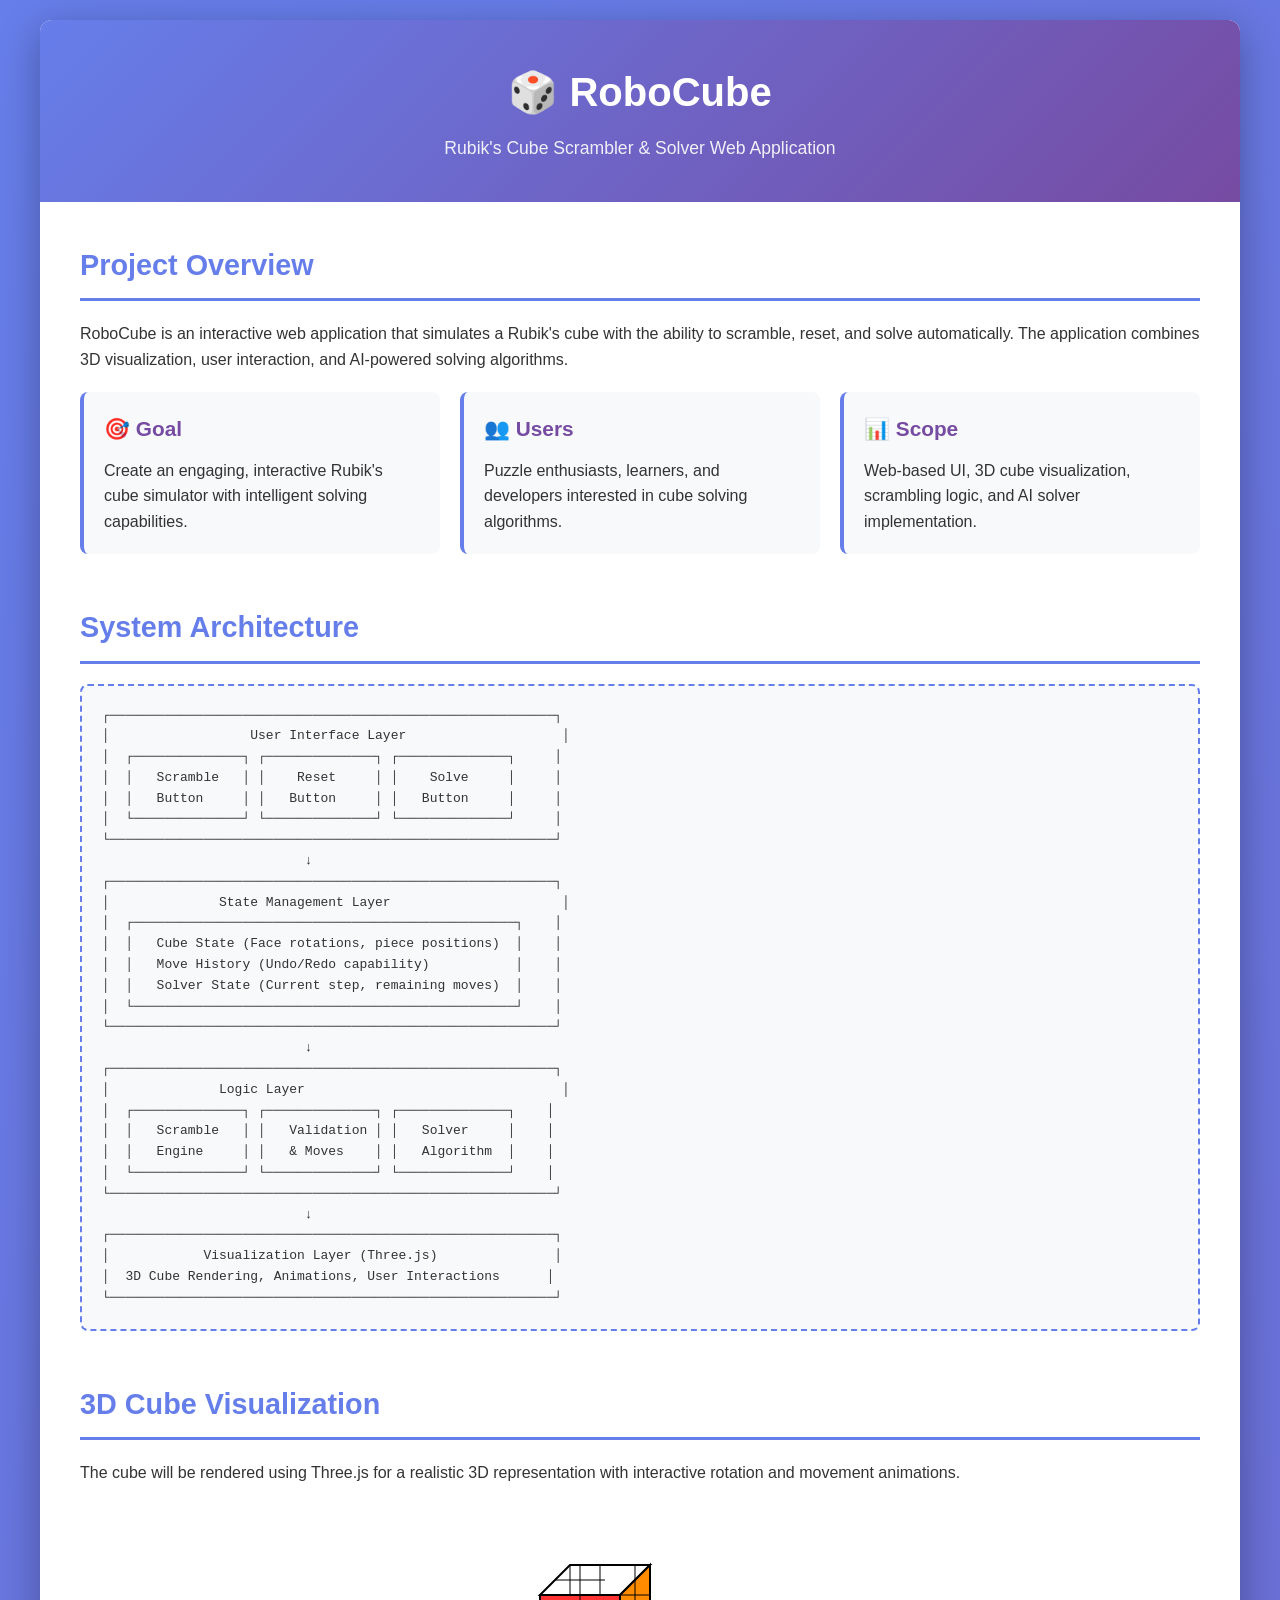
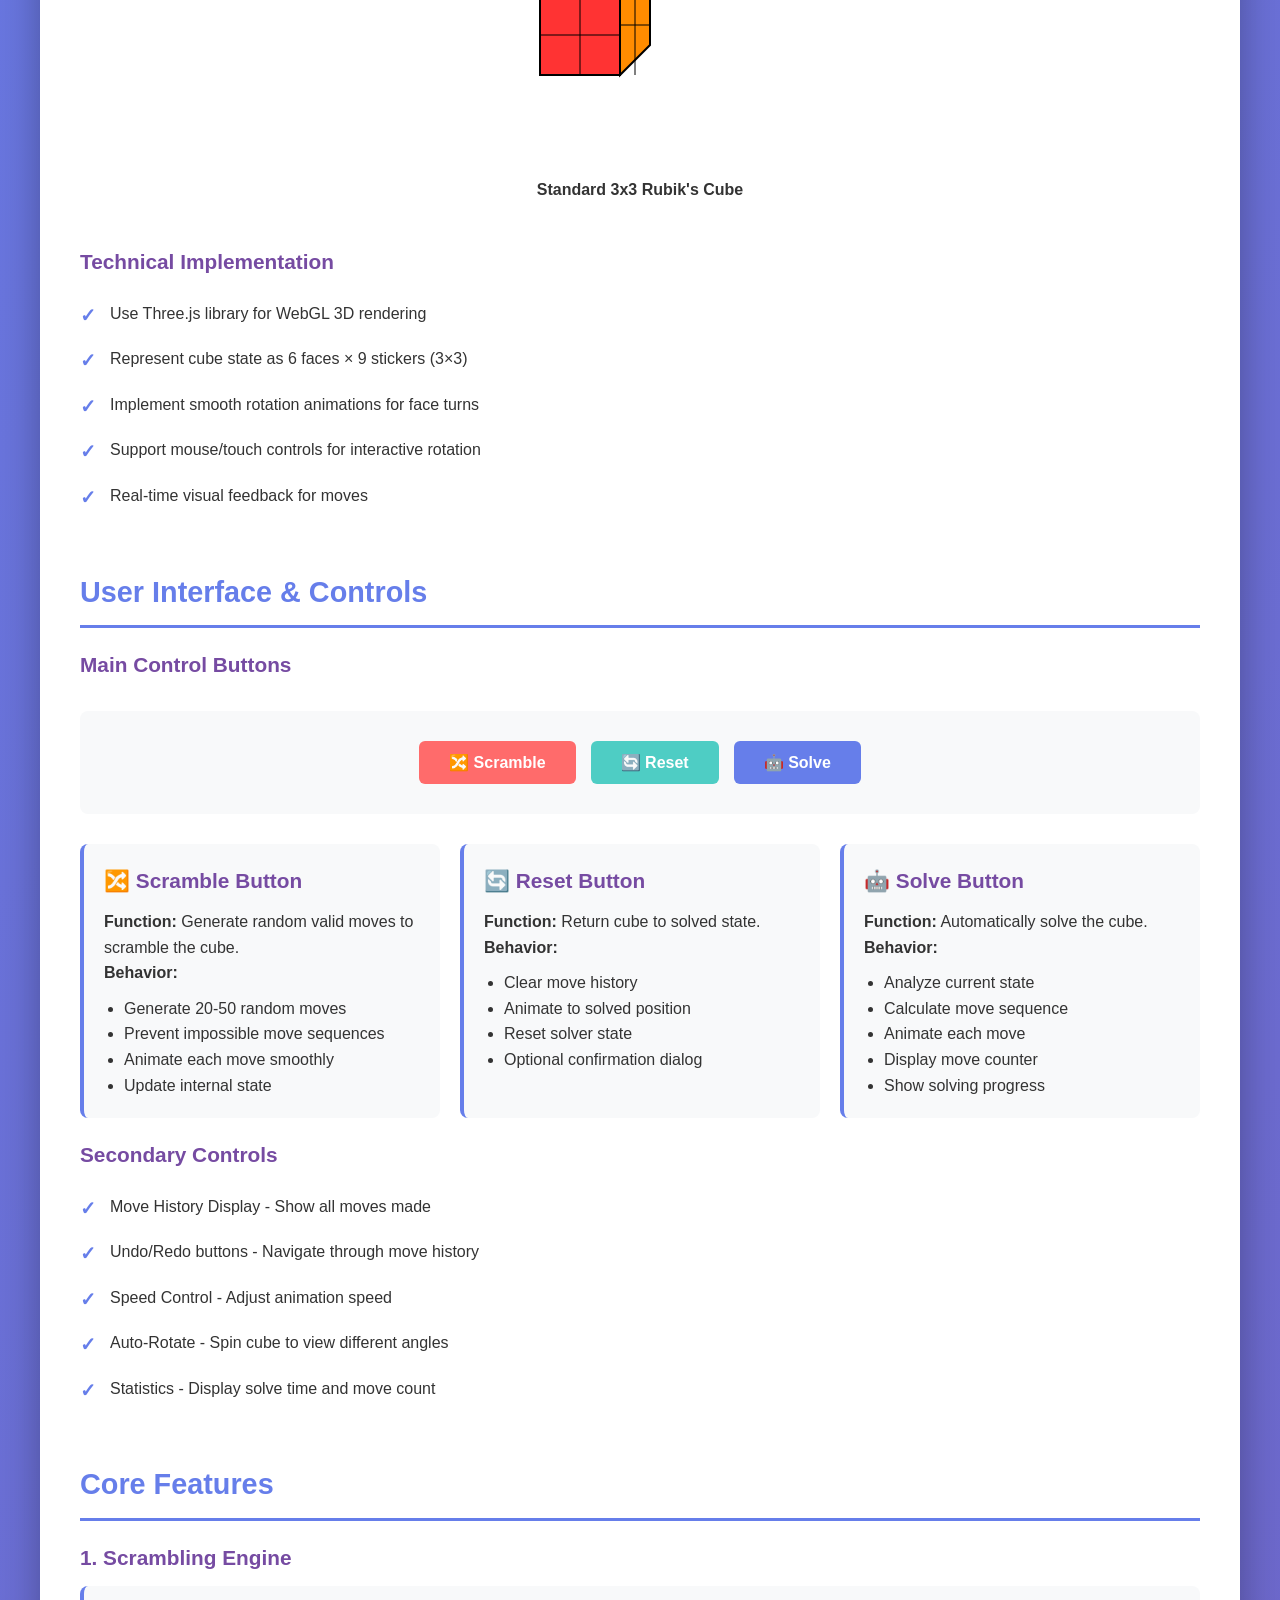
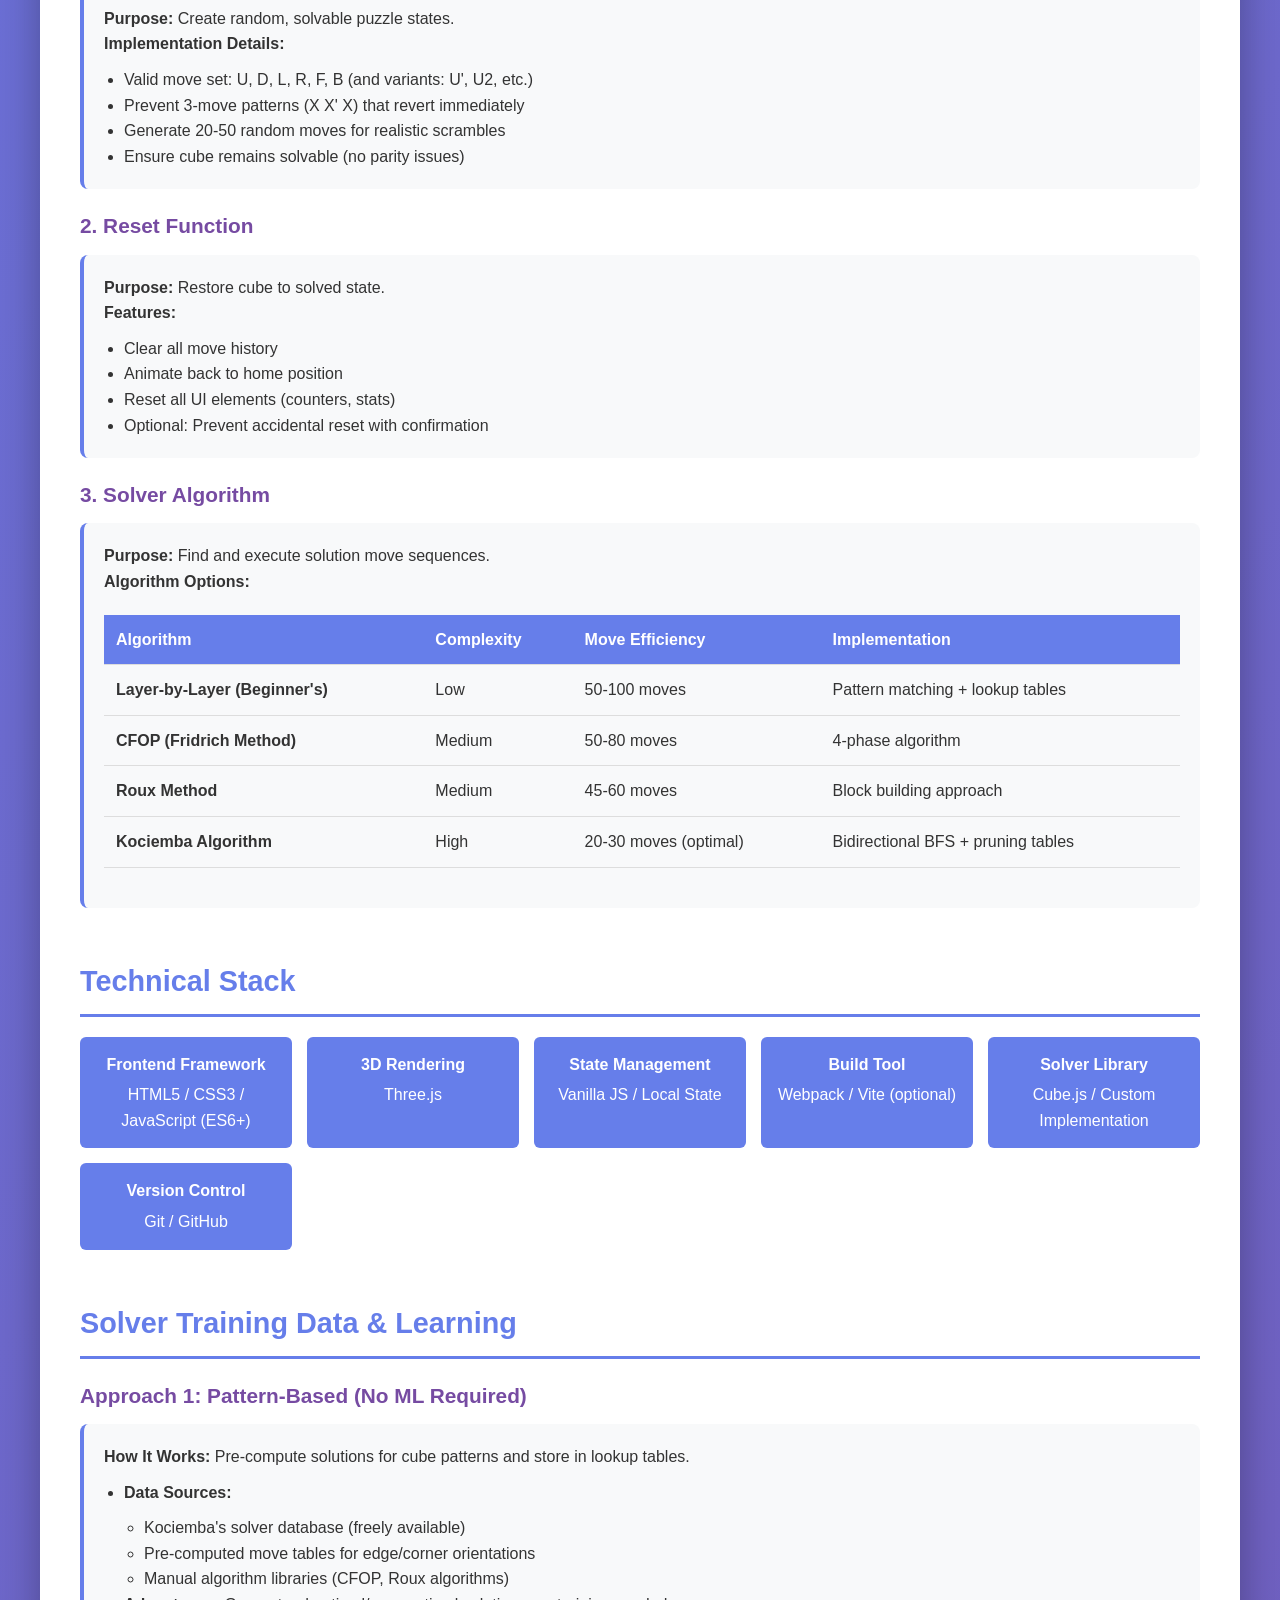
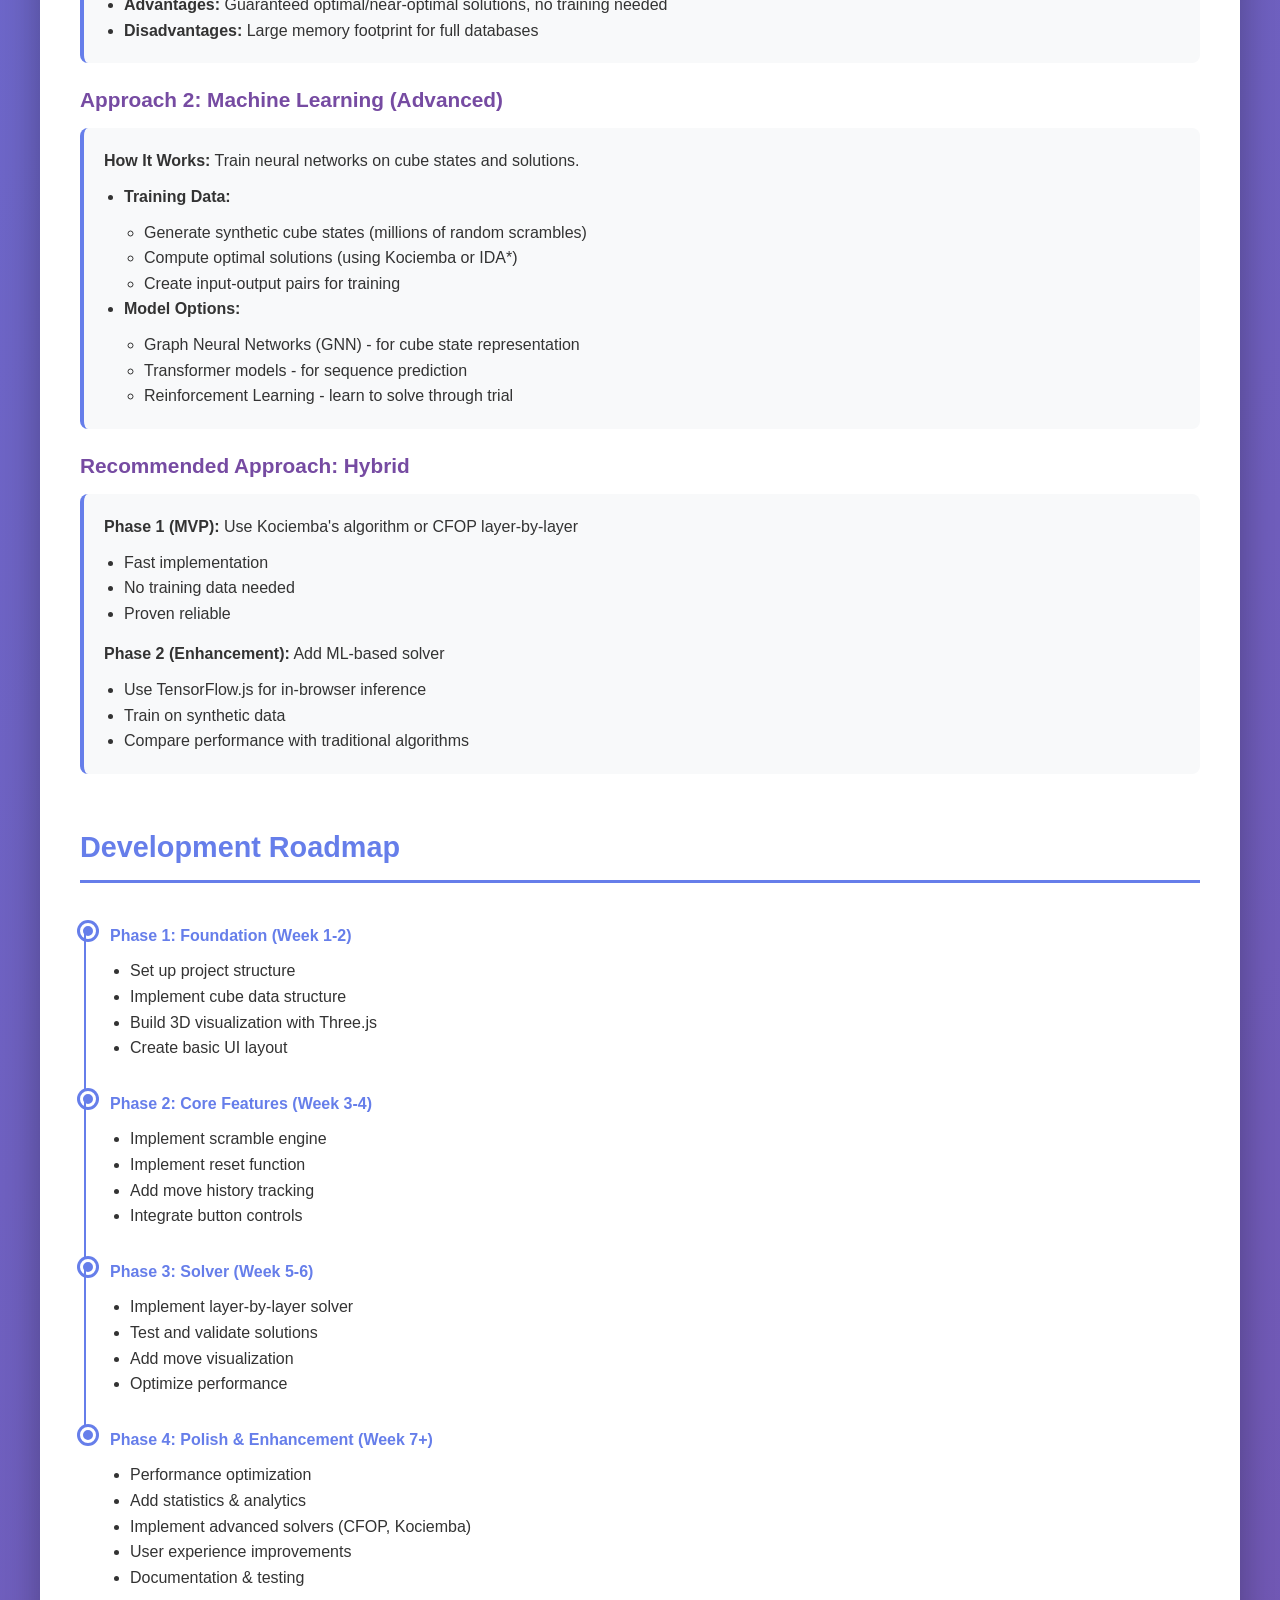
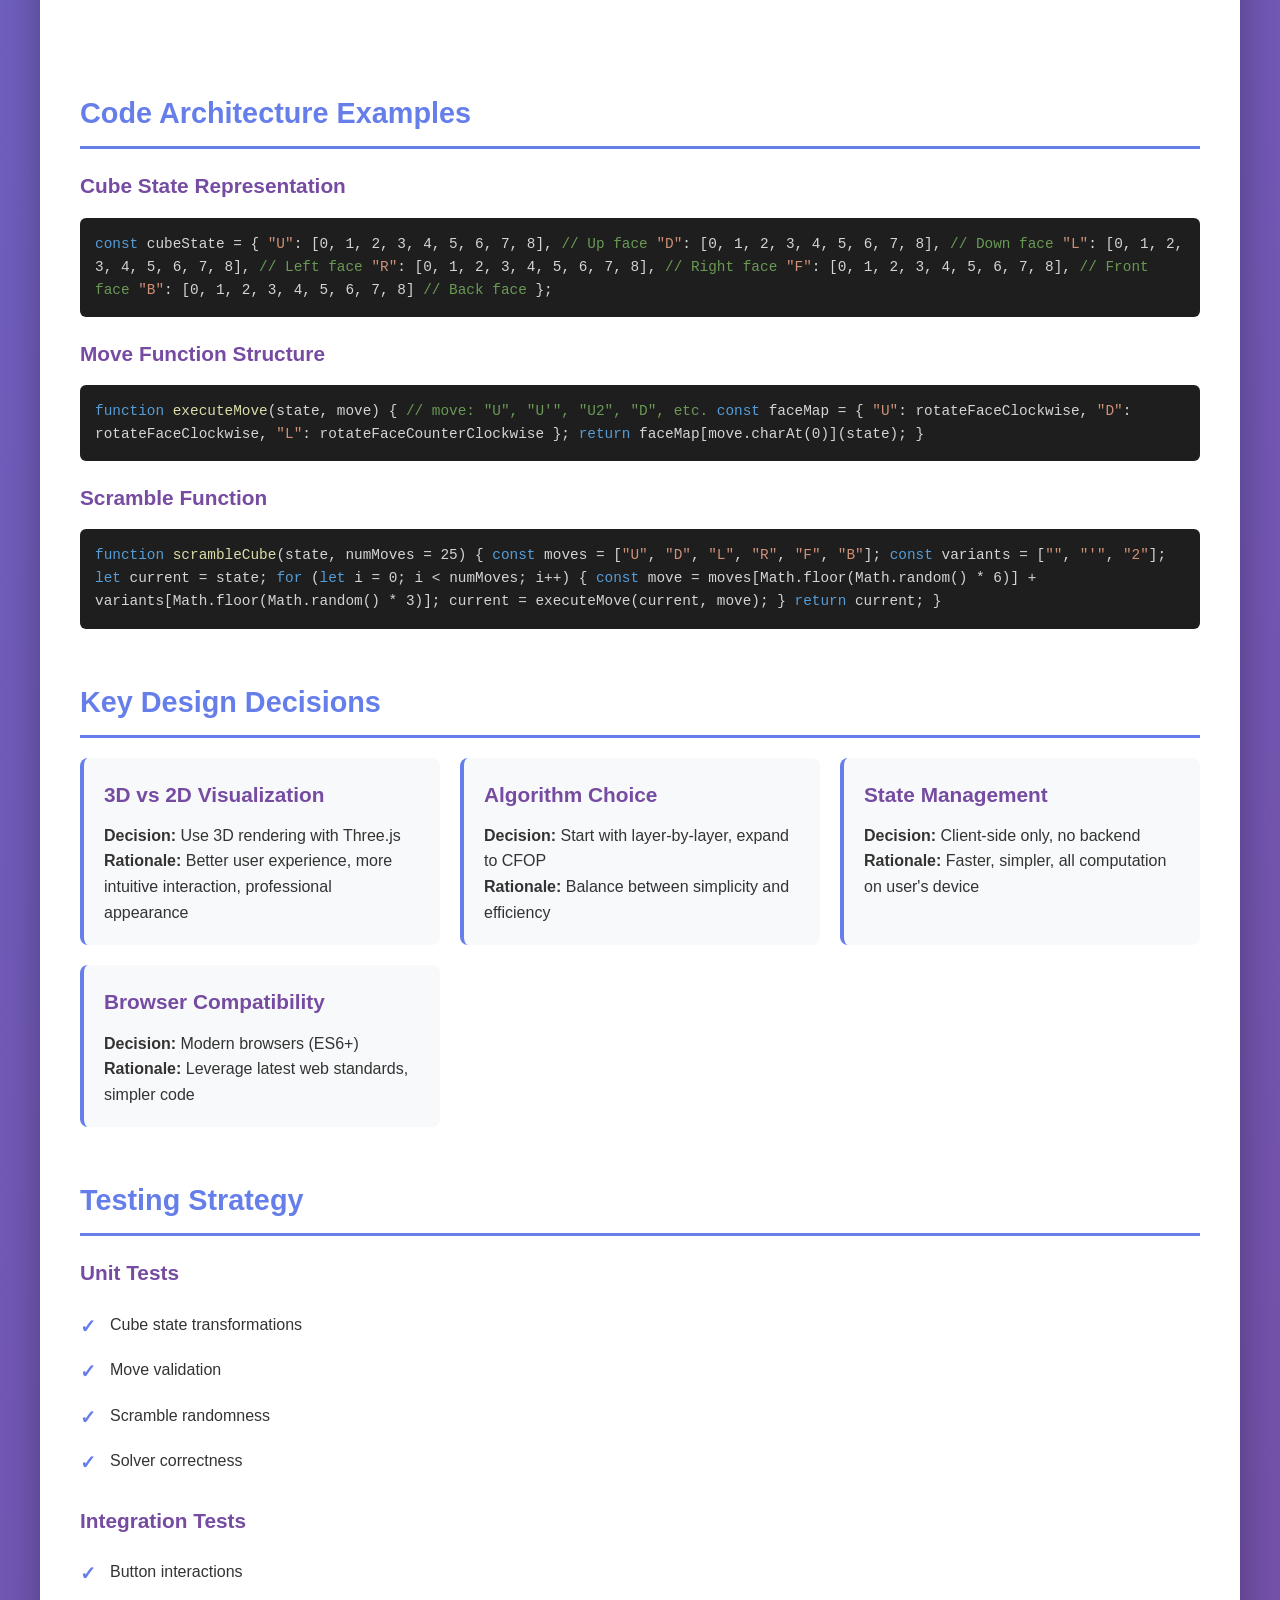
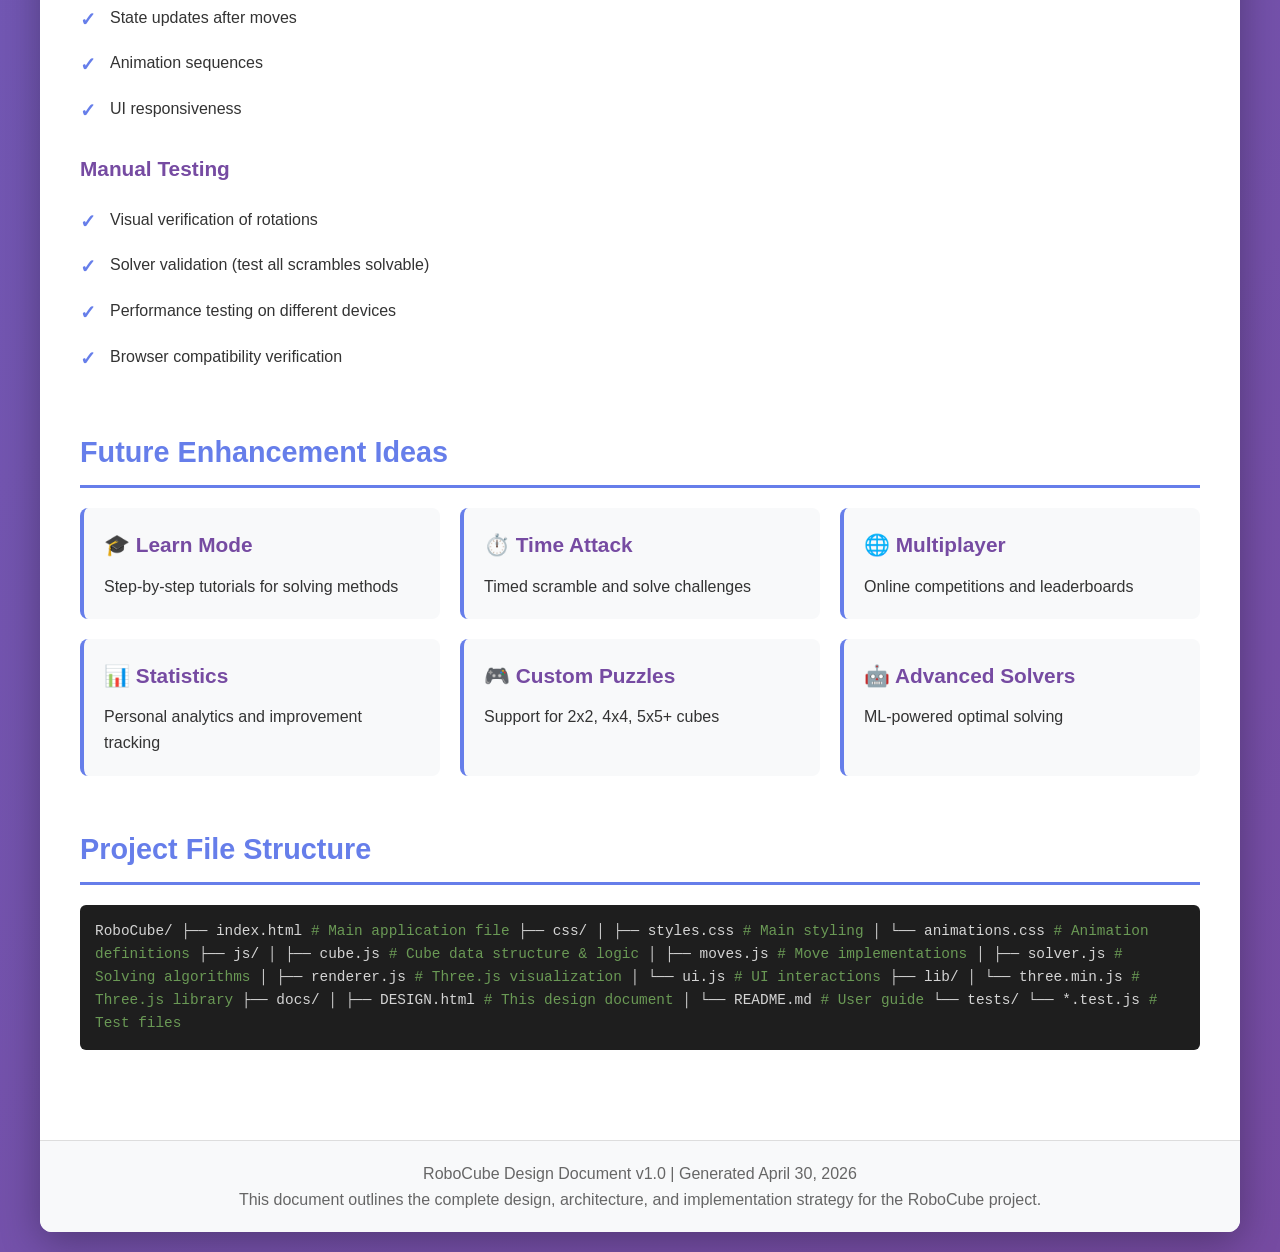
<file: DESIGN.html>
<!DOCTYPE html>
<html lang="en">
<head>
    <meta charset="UTF-8">
    <meta name="viewport" content="width=device-width, initial-scale=1.0">
    <title>RoboCube - Design Document</title>
    <style>
        * {
            margin: 0;
            padding: 0;
            box-sizing: border-box;
        }

        body {
            font-family: 'Segoe UI', Tahoma, Geneva, Verdana, sans-serif;
            line-height: 1.6;
            color: #333;
            background: linear-gradient(135deg, #667eea 0%, #764ba2 100%);
            padding: 20px;
            min-height: 100vh;
        }

        .container {
            max-width: 1200px;
            margin: 0 auto;
            background: white;
            border-radius: 12px;
            box-shadow: 0 10px 40px rgba(0,0,0,0.3);
            overflow: hidden;
        }

        header {
            background: linear-gradient(135deg, #667eea 0%, #764ba2 100%);
            color: white;
            padding: 40px 30px;
            text-align: center;
        }

        header h1 {
            font-size: 2.5em;
            margin-bottom: 10px;
        }

        header p {
            font-size: 1.1em;
            opacity: 0.9;
        }

        main {
            padding: 40px;
        }

        section {
            margin-bottom: 50px;
        }

        h2 {
            color: #667eea;
            border-bottom: 3px solid #667eea;
            padding-bottom: 10px;
            margin-bottom: 20px;
            font-size: 1.8em;
        }

        h3 {
            color: #764ba2;
            margin-top: 20px;
            margin-bottom: 12px;
            font-size: 1.3em;
        }

        .section-grid {
            display: grid;
            grid-template-columns: repeat(auto-fit, minmax(300px, 1fr));
            gap: 20px;
            margin: 20px 0;
        }

        .card {
            background: #f8f9fa;
            border-left: 4px solid #667eea;
            padding: 20px;
            border-radius: 8px;
            transition: transform 0.3s ease;
        }

        .card:hover {
            transform: translateY(-5px);
            box-shadow: 0 5px 20px rgba(102, 126, 234, 0.2);
        }

        .card h3 {
            margin-top: 0;
        }

        .cube-container {
            display: flex;
            justify-content: center;
            align-items: center;
            margin: 30px 0;
        }

        svg {
            max-width: 100%;
            height: auto;
        }

        .button-demo {
            display: flex;
            gap: 15px;
            justify-content: center;
            flex-wrap: wrap;
            margin: 30px 0;
            padding: 30px;
            background: #f8f9fa;
            border-radius: 8px;
        }

        .btn {
            padding: 12px 30px;
            font-size: 1em;
            border: none;
            border-radius: 6px;
            cursor: pointer;
            font-weight: 600;
            transition: all 0.3s ease;
        }

        .btn-scramble {
            background: #ff6b6b;
            color: white;
        }

        .btn-scramble:hover {
            background: #ff5252;
            transform: scale(1.05);
            box-shadow: 0 5px 15px rgba(255, 107, 107, 0.3);
        }

        .btn-reset {
            background: #4ecdc4;
            color: white;
        }

        .btn-reset:hover {
            background: #3dbab3;
            transform: scale(1.05);
            box-shadow: 0 5px 15px rgba(78, 205, 196, 0.3);
        }

        .btn-solve {
            background: #667eea;
            color: white;
        }

        .btn-solve:hover {
            background: #5568d3;
            transform: scale(1.05);
            box-shadow: 0 5px 15px rgba(102, 126, 234, 0.3);
        }

        .feature-list {
            list-style: none;
        }

        .feature-list li {
            padding: 10px 0;
            padding-left: 30px;
            position: relative;
        }

        .feature-list li:before {
            content: "✓";
            position: absolute;
            left: 0;
            color: #667eea;
            font-weight: bold;
            font-size: 1.2em;
        }

        .architecture-diagram {
            background: #f8f9fa;
            padding: 20px;
            border-radius: 8px;
            border: 2px dashed #667eea;
            margin: 20px 0;
            font-family: monospace;
            overflow-x: auto;
        }

        .tech-stack {
            display: grid;
            grid-template-columns: repeat(auto-fit, minmax(200px, 1fr));
            gap: 15px;
        }

        .tech-item {
            background: #667eea;
            color: white;
            padding: 15px;
            border-radius: 6px;
            text-align: center;
        }

        .tech-item strong {
            display: block;
            margin-bottom: 5px;
        }

        .algorithm-table {
            width: 100%;
            border-collapse: collapse;
            margin: 20px 0;
        }

        .algorithm-table th,
        .algorithm-table td {
            padding: 12px;
            text-align: left;
            border-bottom: 1px solid #ddd;
        }

        .algorithm-table th {
            background: #667eea;
            color: white;
        }

        .algorithm-table tr:hover {
            background: #f8f9fa;
        }

        .timeline {
            position: relative;
            padding: 20px 0;
        }

        .timeline-item {
            margin-bottom: 30px;
            padding-left: 30px;
            position: relative;
        }

        .timeline-item:before {
            content: "";
            position: absolute;
            left: 0;
            top: 0;
            width: 10px;
            height: 10px;
            background: #667eea;
            border-radius: 50%;
            border: 3px solid white;
            box-shadow: 0 0 0 3px #667eea;
        }

        .timeline-item:after {
            content: "";
            position: absolute;
            left: 4px;
            top: 10px;
            width: 2px;
            height: calc(100% + 20px);
            background: #667eea;
        }

        .timeline-item:last-child:after {
            display: none;
        }

        .timeline-item strong {
            color: #667eea;
        }

        footer {
            background: #f8f9fa;
            padding: 20px;
            text-align: center;
            color: #666;
            border-top: 1px solid #ddd;
        }

        .code-block {
            background: #1e1e1e;
            color: #d4d4d4;
            padding: 15px;
            border-radius: 6px;
            overflow-x: auto;
            margin: 15px 0;
            font-family: 'Courier New', monospace;
            font-size: 0.9em;
        }

        .keyword { color: #569cd6; }
        .function { color: #dcdcaa; }
        .string { color: #ce9178; }
        .comment { color: #6a9955; }
    </style>
</head>
<body>
    <div class="container">
        <!-- Design document title block. This file is documentation, not the live app UI. -->
        <header>
            <h1>🎲 RoboCube</h1>
            <p>Rubik's Cube Scrambler & Solver Web Application</p>
        </header>

        <main>
            <!-- Product purpose, target audience, and scope. -->
            <section>
                <h2>Project Overview</h2>
                <p>RoboCube is an interactive web application that simulates a Rubik's cube with the ability to scramble, reset, and solve automatically. The application combines 3D visualization, user interaction, and AI-powered solving algorithms.</p>

                <div class="section-grid">
                    <div class="card">
                        <h3>🎯 Goal</h3>
                        <p>Create an engaging, interactive Rubik's cube simulator with intelligent solving capabilities.</p>
                    </div>
                    <div class="card">
                        <h3>👥 Users</h3>
                        <p>Puzzle enthusiasts, learners, and developers interested in cube solving algorithms.</p>
                    </div>
                    <div class="card">
                        <h3>📊 Scope</h3>
                        <p>Web-based UI, 3D cube visualization, scrambling logic, and AI solver implementation.</p>
                    </div>
                </div>
            </section>

            <!-- High-level system layers used to guide the source file split. -->
            <section>
                <h2>System Architecture</h2>
                <div class="architecture-diagram">
<pre>┌─────────────────────────────────────────────────────────┐
│                  User Interface Layer                    │
│  ┌──────────────┐ ┌──────────────┐ ┌──────────────┐     │
│  │   Scramble   │ │    Reset     │ │    Solve     │     │
│  │   Button     │ │   Button     │ │   Button     │     │
│  └──────────────┘ └──────────────┘ └──────────────┘     │
└─────────────────────────────────────────────────────────┘
                          ↓
┌─────────────────────────────────────────────────────────┐
│              State Management Layer                      │
│  ┌─────────────────────────────────────────────────┐    │
│  │   Cube State (Face rotations, piece positions)  │    │
│  │   Move History (Undo/Redo capability)           │    │
│  │   Solver State (Current step, remaining moves)  │    │
│  └─────────────────────────────────────────────────┘    │
└─────────────────────────────────────────────────────────┘
                          ↓
┌─────────────────────────────────────────────────────────┐
│              Logic Layer                                 │
│  ┌──────────────┐ ┌──────────────┐ ┌──────────────┐    │
│  │   Scramble   │ │   Validation │ │   Solver     │    │
│  │   Engine     │ │   & Moves    │ │   Algorithm  │    │
│  └──────────────┘ └──────────────┘ └──────────────┘    │
└─────────────────────────────────────────────────────────┘
                          ↓
┌─────────────────────────────────────────────────────────┐
│            Visualization Layer (Three.js)               │
│  3D Cube Rendering, Animations, User Interactions      │
└─────────────────────────────────────────────────────────┘</pre>
                </div>
            </section>

            <!-- Early visualization plan. The implemented app uses Three.js instead of this static SVG. -->
            <section>
                <h2>3D Cube Visualization</h2>
                <p>The cube will be rendered using Three.js for a realistic 3D representation with interactive rotation and movement animations.</p>

                <div class="cube-container">
                    <svg width="300" height="300" viewBox="0 0 300 300">
                        <!-- Cube visualization using isometric projection -->
                        <!-- Front face (red) -->
                        <g id="front-face">
                            <rect x="50" y="80" width="80" height="80" fill="#FF3333" stroke="#000" stroke-width="2"/>
                            <line x1="50" y1="120" x2="130" y2="120" stroke="#000" stroke-width="1"/>
                            <line x1="90" y1="80" x2="90" y2="160" stroke="#000" stroke-width="1"/>
                        </g>
                        <!-- Top face (white) -->
                        <g id="top-face">
                            <polygon points="50,80 80,50 160,50 130,80" fill="#FFFFFF" stroke="#000" stroke-width="2"/>
                            <line x1="80" y1="50" x2="80" y2="80" stroke="#000" stroke-width="1"/>
                            <line x1="110" y1="50" x2="110" y2="80" stroke="#000" stroke-width="1"/>
                            <line x1="65" y1="65" x2="115" y2="65" stroke="#000" stroke-width="1"/>
                            <line x1="90" y1="50" x2="90" y2="80" stroke="#000" stroke-width="1"/>
                        </g>
                        <!-- Right face (orange) -->
                        <g id="right-face">
                            <polygon points="130,80 160,50 160,130 130,160" fill="#FF8C00" stroke="#000" stroke-width="2"/>
                            <line x1="160" y1="80" x2="130" y2="80" stroke="#000" stroke-width="1"/>
                            <line x1="160" y1="110" x2="130" y2="110" stroke="#000" stroke-width="1"/>
                            <line x1="145" y1="50" x2="145" y2="160" stroke="#000" stroke-width="1"/>
                        </g>

                        <!-- Center label -->
                        <text x="150" y="280" text-anchor="middle" font-size="16" font-weight="bold" fill="#333">Standard 3x3 Rubik's Cube</text>
                    </svg>
                </div>

                <h3>Technical Implementation</h3>
                <ul class="feature-list">
                    <li>Use Three.js library for WebGL 3D rendering</li>
                    <li>Represent cube state as 6 faces × 9 stickers (3×3)</li>
                    <li>Implement smooth rotation animations for face turns</li>
                    <li>Support mouse/touch controls for interactive rotation</li>
                    <li>Real-time visual feedback for moves</li>
                </ul>
            </section>

            <!-- Control surface and expected button behavior. -->
            <section>
                <h2>User Interface & Controls</h2>
                <h3>Main Control Buttons</h3>

                <div class="button-demo">
                    <button class="btn btn-scramble">🔀 Scramble</button>
                    <button class="btn btn-reset">🔄 Reset</button>
                    <button class="btn btn-solve">🤖 Solve</button>
                </div>

                <div class="section-grid">
                    <div class="card">
                        <h3>🔀 Scramble Button</h3>
                        <p><strong>Function:</strong> Generate random valid moves to scramble the cube.</p>
                        <p><strong>Behavior:</strong></p>
                        <ul style="margin-left: 20px; margin-top: 10px;">
                            <li>Generate 20-50 random moves</li>
                            <li>Prevent impossible move sequences</li>
                            <li>Animate each move smoothly</li>
                            <li>Update internal state</li>
                        </ul>
                    </div>

                    <div class="card">
                        <h3>🔄 Reset Button</h3>
                        <p><strong>Function:</strong> Return cube to solved state.</p>
                        <p><strong>Behavior:</strong></p>
                        <ul style="margin-left: 20px; margin-top: 10px;">
                            <li>Clear move history</li>
                            <li>Animate to solved position</li>
                            <li>Reset solver state</li>
                            <li>Optional confirmation dialog</li>
                        </ul>
                    </div>

                    <div class="card">
                        <h3>🤖 Solve Button</h3>
                        <p><strong>Function:</strong> Automatically solve the cube.</p>
                        <p><strong>Behavior:</strong></p>
                        <ul style="margin-left: 20px; margin-top: 10px;">
                            <li>Analyze current state</li>
                            <li>Calculate move sequence</li>
                            <li>Animate each move</li>
                            <li>Display move counter</li>
                            <li>Show solving progress</li>
                        </ul>
                    </div>
                </div>

                <h3>Secondary Controls</h3>
                <ul class="feature-list">
                    <li>Move History Display - Show all moves made</li>
                    <li>Undo/Redo buttons - Navigate through move history</li>
                    <li>Speed Control - Adjust animation speed</li>
                    <li>Auto-Rotate - Spin cube to view different angles</li>
                    <li>Statistics - Display solve time and move count</li>
                </ul>
            </section>

            <!-- Core product behaviors planned for the first complete version. -->
            <section>
                <h2>Core Features</h2>

                <h3>1. Scrambling Engine</h3>
                <div class="card">
                    <p><strong>Purpose:</strong> Create random, solvable puzzle states.</p>
                    <p><strong>Implementation Details:</strong></p>
                    <ul style="margin-left: 20px; margin-top: 10px;">
                        <li>Valid move set: U, D, L, R, F, B (and variants: U', U2, etc.)</li>
                        <li>Prevent 3-move patterns (X X' X) that revert immediately</li>
                        <li>Generate 20-50 random moves for realistic scrambles</li>
                        <li>Ensure cube remains solvable (no parity issues)</li>
                    </ul>
                </div>

                <h3>2. Reset Function</h3>
                <div class="card">
                    <p><strong>Purpose:</strong> Restore cube to solved state.</p>
                    <p><strong>Features:</strong></p>
                    <ul style="margin-left: 20px; margin-top: 10px;">
                        <li>Clear all move history</li>
                        <li>Animate back to home position</li>
                        <li>Reset all UI elements (counters, stats)</li>
                        <li>Optional: Prevent accidental reset with confirmation</li>
                    </ul>
                </div>

                <h3>3. Solver Algorithm</h3>
                <div class="card">
                    <p><strong>Purpose:</strong> Find and execute solution move sequences.</p>
                    <p><strong>Algorithm Options:</strong></p>
                    <table class="algorithm-table">
                        <thead>
                            <tr>
                                <th>Algorithm</th>
                                <th>Complexity</th>
                                <th>Move Efficiency</th>
                                <th>Implementation</th>
                            </tr>
                        </thead>
                        <tbody>
                            <tr>
                                <td><strong>Layer-by-Layer (Beginner's)</strong></td>
                                <td>Low</td>
                                <td>50-100 moves</td>
                                <td>Pattern matching + lookup tables</td>
                            </tr>
                            <tr>
                                <td><strong>CFOP (Fridrich Method)</strong></td>
                                <td>Medium</td>
                                <td>50-80 moves</td>
                                <td>4-phase algorithm</td>
                            </tr>
                            <tr>
                                <td><strong>Roux Method</strong></td>
                                <td>Medium</td>
                                <td>45-60 moves</td>
                                <td>Block building approach</td>
                            </tr>
                            <tr>
                                <td><strong>Kociemba Algorithm</strong></td>
                                <td>High</td>
                                <td>20-30 moves (optimal)</td>
                                <td>Bidirectional BFS + pruning tables</td>
                            </tr>
                        </tbody>
                    </table>
                </div>
            </section>

            <!-- Chosen implementation technologies. -->
            <section>
                <h2>Technical Stack</h2>
                <div class="tech-stack">
                    <div class="tech-item">
                        <strong>Frontend Framework</strong>
                        <span>HTML5 / CSS3 / JavaScript (ES6+)</span>
                    </div>
                    <div class="tech-item">
                        <strong>3D Rendering</strong>
                        <span>Three.js</span>
                    </div>
                    <div class="tech-item">
                        <strong>State Management</strong>
                        <span>Vanilla JS / Local State</span>
                    </div>
                    <div class="tech-item">
                        <strong>Build Tool</strong>
                        <span>Webpack / Vite (optional)</span>
                    </div>
                    <div class="tech-item">
                        <strong>Solver Library</strong>
                        <span>Cube.js / Custom Implementation</span>
                    </div>
                    <div class="tech-item">
                        <strong>Version Control</strong>
                        <span>Git / GitHub</span>
                    </div>
                </div>
            </section>

            <!-- Solver strategy notes, including non-ML and future ML options. -->
            <section>
                <h2>Solver Training Data & Learning</h2>

                <h3>Approach 1: Pattern-Based (No ML Required)</h3>
                <div class="card">
                    <p><strong>How It Works:</strong> Pre-compute solutions for cube patterns and store in lookup tables.</p>
                    <ul style="margin-left: 20px; margin-top: 10px;">
                        <li><strong>Data Sources:</strong>
                            <ul style="margin-left: 20px; margin-top: 10px;">
                                <li>Kociemba's solver database (freely available)</li>
                                <li>Pre-computed move tables for edge/corner orientations</li>
                                <li>Manual algorithm libraries (CFOP, Roux algorithms)</li>
                            </ul>
                        </li>
                        <li><strong>Advantages:</strong> Guaranteed optimal/near-optimal solutions, no training needed</li>
                        <li><strong>Disadvantages:</strong> Large memory footprint for full databases</li>
                    </ul>
                </div>

                <h3>Approach 2: Machine Learning (Advanced)</h3>
                <div class="card">
                    <p><strong>How It Works:</strong> Train neural networks on cube states and solutions.</p>
                    <ul style="margin-left: 20px; margin-top: 10px;">
                        <li><strong>Training Data:</strong>
                            <ul style="margin-left: 20px; margin-top: 10px;">
                                <li>Generate synthetic cube states (millions of random scrambles)</li>
                                <li>Compute optimal solutions (using Kociemba or IDA*)</li>
                                <li>Create input-output pairs for training</li>
                            </ul>
                        </li>
                        <li><strong>Model Options:</strong>
                            <ul style="margin-left: 20px; margin-top: 10px;">
                                <li>Graph Neural Networks (GNN) - for cube state representation</li>
                                <li>Transformer models - for sequence prediction</li>
                                <li>Reinforcement Learning - learn to solve through trial</li>
                            </ul>
                        </li>
                    </ul>
                </div>

                <h3>Recommended Approach: Hybrid</h3>
                <div class="card">
                    <p><strong>Phase 1 (MVP):</strong> Use Kociemba's algorithm or CFOP layer-by-layer</p>
                    <ul style="margin-left: 20px; margin-top: 10px;">
                        <li>Fast implementation</li>
                        <li>No training data needed</li>
                        <li>Proven reliable</li>
                    </ul>
                    <p style="margin-top: 15px;"><strong>Phase 2 (Enhancement):</strong> Add ML-based solver</p>
                    <ul style="margin-left: 20px; margin-top: 10px;">
                        <li>Use TensorFlow.js for in-browser inference</li>
                        <li>Train on synthetic data</li>
                        <li>Compare performance with traditional algorithms</li>
                    </ul>
                </div>
            </section>

            <!-- Original roadmap; the live app currently implements much of the MVP path. -->
            <section>
                <h2>Development Roadmap</h2>
                <div class="timeline">
                    <div class="timeline-item">
                        <strong>Phase 1: Foundation (Week 1-2)</strong>
                        <ul style="margin-left: 20px; margin-top: 10px;">
                            <li>Set up project structure</li>
                            <li>Implement cube data structure</li>
                            <li>Build 3D visualization with Three.js</li>
                            <li>Create basic UI layout</li>
                        </ul>
                    </div>

                    <div class="timeline-item">
                        <strong>Phase 2: Core Features (Week 3-4)</strong>
                        <ul style="margin-left: 20px; margin-top: 10px;">
                            <li>Implement scramble engine</li>
                            <li>Implement reset function</li>
                            <li>Add move history tracking</li>
                            <li>Integrate button controls</li>
                        </ul>
                    </div>

                    <div class="timeline-item">
                        <strong>Phase 3: Solver (Week 5-6)</strong>
                        <ul style="margin-left: 20px; margin-top: 10px;">
                            <li>Implement layer-by-layer solver</li>
                            <li>Test and validate solutions</li>
                            <li>Add move visualization</li>
                            <li>Optimize performance</li>
                        </ul>
                    </div>

                    <div class="timeline-item">
                        <strong>Phase 4: Polish & Enhancement (Week 7+)</strong>
                        <ul style="margin-left: 20px; margin-top: 10px;">
                            <li>Performance optimization</li>
                            <li>Add statistics & analytics</li>
                            <li>Implement advanced solvers (CFOP, Kociemba)</li>
                            <li>User experience improvements</li>
                            <li>Documentation & testing</li>
                        </ul>
                    </div>
                </div>
            </section>

            <!-- Illustrative snippets from planning, not necessarily the exact final implementation. -->
            <section>
                <h2>Code Architecture Examples</h2>

                <h3>Cube State Representation</h3>
                <div class="code-block">
<span class="keyword">const</span> cubeState = {
  <span class="string">"U"</span>: [0, 1, 2, 3, 4, 5, 6, 7, 8],  <span class="comment">// Up face</span>
  <span class="string">"D"</span>: [0, 1, 2, 3, 4, 5, 6, 7, 8],  <span class="comment">// Down face</span>
  <span class="string">"L"</span>: [0, 1, 2, 3, 4, 5, 6, 7, 8],  <span class="comment">// Left face</span>
  <span class="string">"R"</span>: [0, 1, 2, 3, 4, 5, 6, 7, 8],  <span class="comment">// Right face</span>
  <span class="string">"F"</span>: [0, 1, 2, 3, 4, 5, 6, 7, 8],  <span class="comment">// Front face</span>
  <span class="string">"B"</span>: [0, 1, 2, 3, 4, 5, 6, 7, 8]   <span class="comment">// Back face</span>
};
                </div>

                <h3>Move Function Structure</h3>
                <div class="code-block">
<span class="keyword">function</span> <span class="function">executeMove</span>(state, move) {
  <span class="comment">// move: "U", "U'", "U2", "D", etc.</span>
  <span class="keyword">const</span> faceMap = {
    <span class="string">"U"</span>: rotateFaceClockwise,
    <span class="string">"D"</span>: rotateFaceClockwise,
    <span class="string">"L"</span>: rotateFaceCounterClockwise
  };

  <span class="keyword">return</span> faceMap[move.charAt(0)](state);
}
                </div>

                <h3>Scramble Function</h3>
                <div class="code-block">
<span class="keyword">function</span> <span class="function">scrambleCube</span>(state, numMoves = 25) {
  <span class="keyword">const</span> moves = [<span class="string">"U"</span>, <span class="string">"D"</span>, <span class="string">"L"</span>, <span class="string">"R"</span>, <span class="string">"F"</span>, <span class="string">"B"</span>];
  <span class="keyword">const</span> variants = [<span class="string">""</span>, <span class="string">"'"</span>, <span class="string">"2"</span>];
  <span class="keyword">let</span> current = state;

  <span class="keyword">for</span> (<span class="keyword">let</span> i = 0; i < numMoves; i++) {
    <span class="keyword">const</span> move = moves[Math.floor(Math.random() * 6)] +
                 variants[Math.floor(Math.random() * 3)];
    current = executeMove(current, move);
  }

  <span class="keyword">return</span> current;
}
                </div>
            </section>

            <!-- Design tradeoffs that shaped the first implementation. -->
            <section>
                <h2>Key Design Decisions</h2>

                <div class="section-grid">
                    <div class="card">
                        <h3>3D vs 2D Visualization</h3>
                        <p><strong>Decision:</strong> Use 3D rendering with Three.js</p>
                        <p><strong>Rationale:</strong> Better user experience, more intuitive interaction, professional appearance</p>
                    </div>

                    <div class="card">
                        <h3>Algorithm Choice</h3>
                        <p><strong>Decision:</strong> Start with layer-by-layer, expand to CFOP</p>
                        <p><strong>Rationale:</strong> Balance between simplicity and efficiency</p>
                    </div>

                    <div class="card">
                        <h3>State Management</h3>
                        <p><strong>Decision:</strong> Client-side only, no backend</p>
                        <p><strong>Rationale:</strong> Faster, simpler, all computation on user's device</p>
                    </div>

                    <div class="card">
                        <h3>Browser Compatibility</h3>
                        <p><strong>Decision:</strong> Modern browsers (ES6+)</p>
                        <p><strong>Rationale:</strong> Leverage latest web standards, simpler code</p>
                    </div>
                </div>
            </section>

            <!-- Validation ideas for future automated and manual testing. -->
            <section>
                <h2>Testing Strategy</h2>

                <h3>Unit Tests</h3>
                <ul class="feature-list">
                    <li>Cube state transformations</li>
                    <li>Move validation</li>
                    <li>Scramble randomness</li>
                    <li>Solver correctness</li>
                </ul>

                <h3>Integration Tests</h3>
                <ul class="feature-list">
                    <li>Button interactions</li>
                    <li>State updates after moves</li>
                    <li>Animation sequences</li>
                    <li>UI responsiveness</li>
                </ul>

                <h3>Manual Testing</h3>
                <ul class="feature-list">
                    <li>Visual verification of rotations</li>
                    <li>Solver validation (test all scrambles solvable)</li>
                    <li>Performance testing on different devices</li>
                    <li>Browser compatibility verification</li>
                </ul>
            </section>

            <!-- Possible expansion ideas beyond the current app. -->
            <section>
                <h2>Future Enhancement Ideas</h2>

                <div class="section-grid">
                    <div class="card">
                        <h3>🎓 Learn Mode</h3>
                        <p>Step-by-step tutorials for solving methods</p>
                    </div>
                    <div class="card">
                        <h3>⏱️ Time Attack</h3>
                        <p>Timed scramble and solve challenges</p>
                    </div>
                    <div class="card">
                        <h3>🌐 Multiplayer</h3>
                        <p>Online competitions and leaderboards</p>
                    </div>
                    <div class="card">
                        <h3>📊 Statistics</h3>
                        <p>Personal analytics and improvement tracking</p>
                    </div>
                    <div class="card">
                        <h3>🎮 Custom Puzzles</h3>
                        <p>Support for 2x2, 4x4, 5x5+ cubes</p>
                    </div>
                    <div class="card">
                        <h3>🤖 Advanced Solvers</h3>
                        <p>ML-powered optimal solving</p>
                    </div>
                </div>
            </section>

            <!-- Planned file layout from the design phase. README.md documents the current layout. -->
            <section>
                <h2>Project File Structure</h2>
                <div class="code-block">
RoboCube/
├── index.html           <span class="comment"># Main application file</span>
├── css/
│   ├── styles.css       <span class="comment"># Main styling</span>
│   └── animations.css   <span class="comment"># Animation definitions</span>
├── js/
│   ├── cube.js          <span class="comment"># Cube data structure & logic</span>
│   ├── moves.js         <span class="comment"># Move implementations</span>
│   ├── solver.js        <span class="comment"># Solving algorithms</span>
│   ├── renderer.js      <span class="comment"># Three.js visualization</span>
│   └── ui.js            <span class="comment"># UI interactions</span>
├── lib/
│   └── three.min.js     <span class="comment"># Three.js library</span>
├── docs/
│   ├── DESIGN.html      <span class="comment"># This design document</span>
│   └── README.md        <span class="comment"># User guide</span>
└── tests/
    └── *.test.js        <span class="comment"># Test files</span>
                </div>
            </section>
        </main>

        <footer>
            <p>RoboCube Design Document v1.0 | Generated April 30, 2026</p>
            <p>This document outlines the complete design, architecture, and implementation strategy for the RoboCube project.</p>
        </footer>
    </div>
</body>
</html>
</file>
